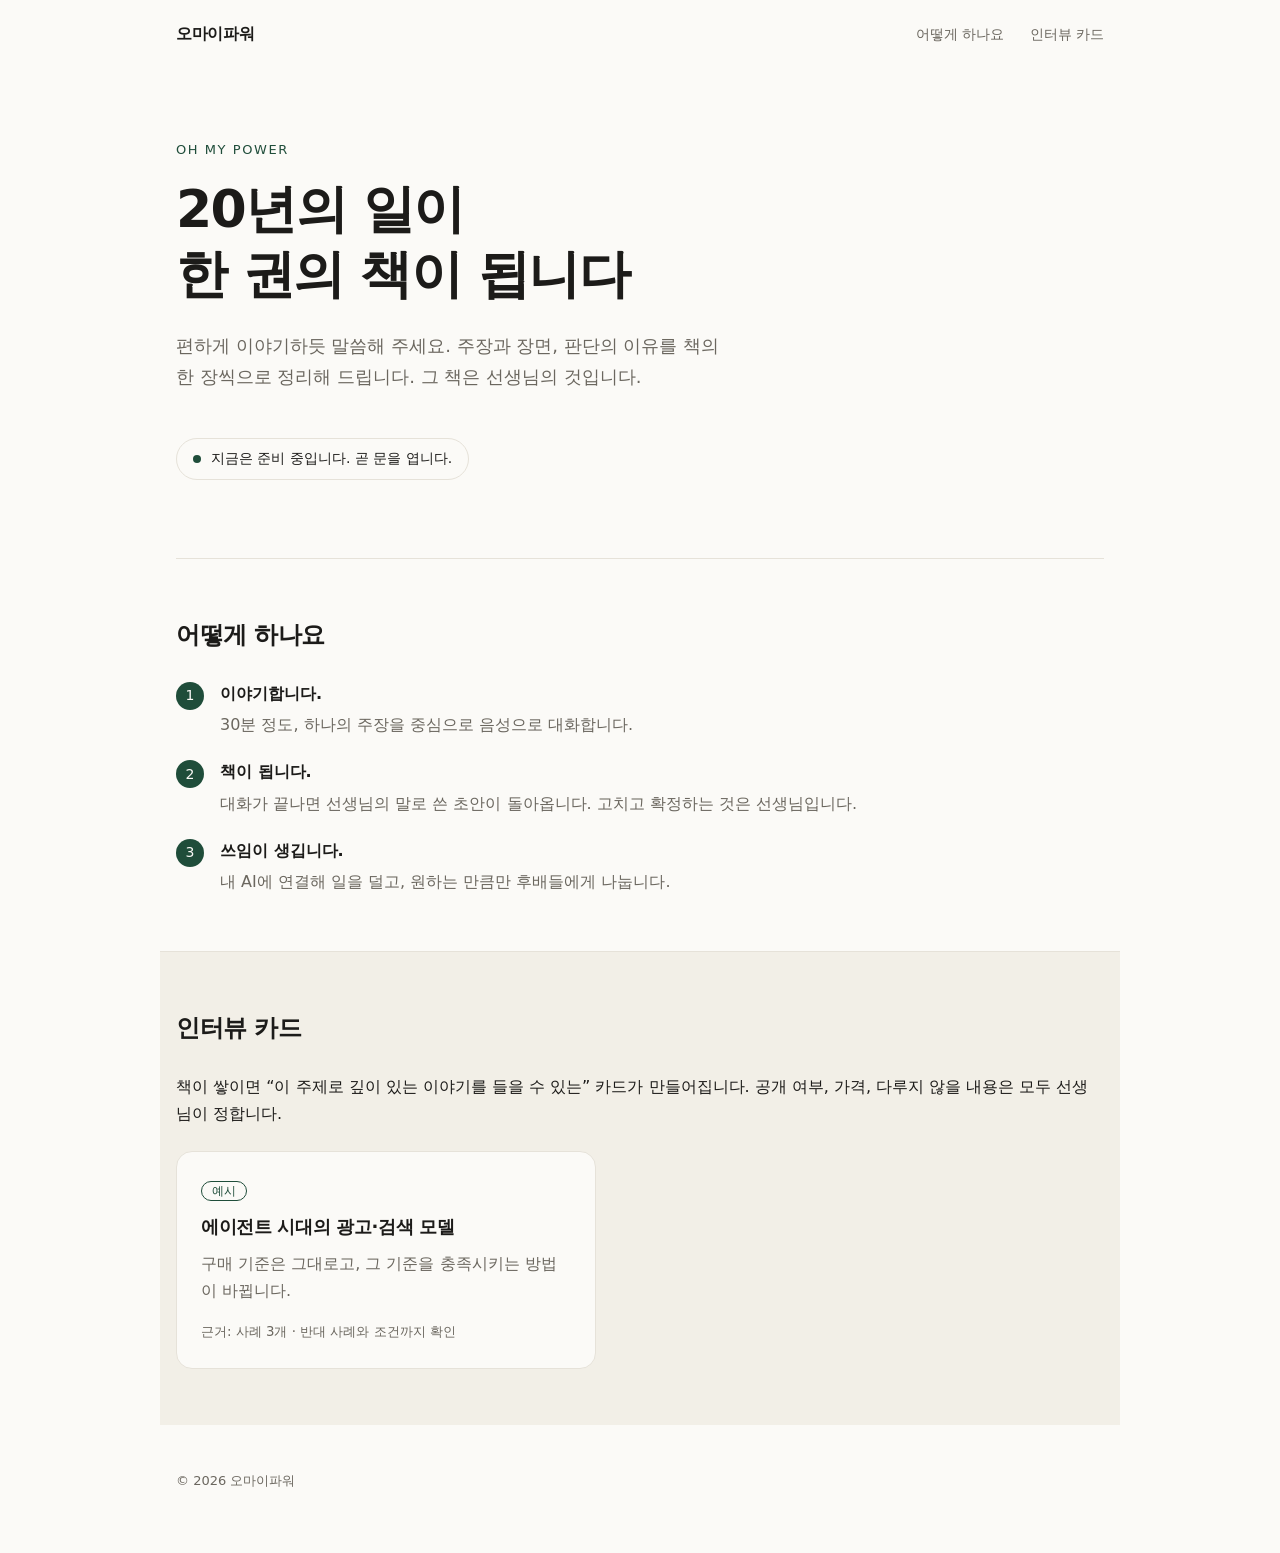
<file: index.html>
<!doctype html>
<html lang="ko">
<head>
  <meta charset="utf-8">
  <meta name="viewport" content="width=device-width, initial-scale=1">
  <title>오마이파워 — 베테랑의 일하는 방식을 한 권의 책으로</title>
  <meta name="description" content="20년 넘게 쌓은 일의 판단과 노하우를 인터뷰로 풀어내 나만의 책으로 남기고, 필요한 사람에게 연결합니다.">
  <meta property="og:title" content="오마이파워">
  <meta property="og:description" content="베테랑의 일하는 방식을 한 권의 책으로.">
  <meta property="og:type" content="website">
  <meta property="og:url" content="https://ohmypower.ai/">
  <link rel="stylesheet" href="assets/style.css">
</head>
<body>
  <header class="top">
    <a class="brand" href="/">오마이파워</a>
    <nav>
      <a href="#how">어떻게 하나요</a>
      <a href="#cards">인터뷰 카드</a>
    </nav>
  </header>

  <main>
    <section class="hero">
      <p class="eyebrow">Oh My Power</p>
      <h1>20년의 일이<br>한 권의 책이 됩니다</h1>
      <p class="lead">편하게 이야기하듯 말씀해 주세요. 주장과 장면, 판단의 이유를 책의 한 장씩으로 정리해 드립니다. 그 책은 선생님의 것입니다.</p>
      <p class="status"><span class="dot"></span>지금은 준비 중입니다. 곧 문을 엽니다.</p>
    </section>

    <section id="how" class="block">
      <h2>어떻게 하나요</h2>
      <ol class="steps">
        <li><b>이야기합니다.</b><span>30분 정도, 하나의 주장을 중심으로 음성으로 대화합니다.</span></li>
        <li><b>책이 됩니다.</b><span>대화가 끝나면 선생님의 말로 쓴 초안이 돌아옵니다. 고치고 확정하는 것은 선생님입니다.</span></li>
        <li><b>쓰임이 생깁니다.</b><span>내 AI에 연결해 일을 덜고, 원하는 만큼만 후배들에게 나눕니다.</span></li>
      </ol>
    </section>

    <section id="cards" class="block alt">
      <h2>인터뷰 카드</h2>
      <p>책이 쌓이면 “이 주제로 깊이 있는 이야기를 들을 수 있는” 카드가 만들어집니다. 공개 여부, 가격, 다루지 않을 내용은 모두 선생님이 정합니다.</p>
      <div class="card-sample" aria-label="인터뷰 카드 예시">
        <span class="tag">예시</span>
        <h3>에이전트 시대의 광고·검색 모델</h3>
        <p>구매 기준은 그대로고, 그 기준을 충족시키는 방법이 바뀝니다.</p>
        <small>근거: 사례 3개 · 반대 사례와 조건까지 확인</small>
      </div>
    </section>
  </main>

  <footer>
    <p>© 2026 오마이파워</p>
  </footer>
</body>
</html>
</file>
<file: assets/style.css>
:root {
  --bg: #fbfaf7;
  --fg: #1c1b19;
  --muted: #6b675f;
  --line: #e6e2d9;
  --accent: #1f4d3a;
  --alt: #f2efe7;
}
@media (prefers-color-scheme: dark) {
  :root { --bg: #151513; --fg: #f1efe9; --muted: #a6a197; --line: #2c2a26; --accent: #7fc4a2; --alt: #1d1c19; }
}
* { box-sizing: border-box; }
html { scroll-behavior: smooth; }
body {
  margin: 0; background: var(--bg); color: var(--fg);
  font-family: -apple-system, BlinkMacSystemFont, "Apple SD Gothic Neo", "Pretendard", "Noto Sans KR", system-ui, sans-serif;
  line-height: 1.7; -webkit-font-smoothing: antialiased;
}
.top {
  display: flex; justify-content: space-between; align-items: center;
  max-width: 960px; margin: 0 auto; padding: 20px 16px;
}
.brand { font-weight: 700; color: var(--fg); text-decoration: none; letter-spacing: -0.02em; }
nav a { color: var(--muted); text-decoration: none; margin-left: 20px; font-size: 14px; }
nav a:hover { color: var(--fg); }
main { max-width: 960px; margin: 0 auto; padding: 0 16px; }
.hero { padding: 72px 0 64px; }
.eyebrow { color: var(--accent); font-size: 13px; letter-spacing: 0.12em; text-transform: uppercase; margin: 0 0 16px; }
h1 { font-size: clamp(32px, 6vw, 52px); line-height: 1.25; letter-spacing: -0.03em; margin: 0 0 24px; }
.lead { font-size: 18px; color: var(--muted); max-width: 560px; margin: 0 0 32px; }
.status { display: inline-flex; align-items: center; gap: 10px; font-size: 14px; border: 1px solid var(--line); border-radius: 999px; padding: 8px 16px; }
.dot { width: 8px; height: 8px; border-radius: 50%; background: var(--accent); }
.block { padding: 56px 0; border-top: 1px solid var(--line); }
.block.alt { background: var(--alt); margin: 0 -16px; padding: 56px 16px; }
h2 { font-size: 24px; letter-spacing: -0.02em; margin: 0 0 24px; }
.steps { list-style: none; counter-reset: s; padding: 0; margin: 0; display: grid; gap: 20px; }
.steps li { counter-increment: s; display: grid; gap: 4px; padding-left: 44px; position: relative; }
.steps li::before {
  content: counter(s); position: absolute; left: 0; top: 2px; width: 28px; height: 28px;
  border-radius: 50%; background: var(--accent); color: var(--bg); font-size: 14px;
  display: flex; align-items: center; justify-content: center;
}
.steps span { color: var(--muted); }
.card-sample {
  margin-top: 24px; max-width: 420px; background: var(--bg); border: 1px solid var(--line);
  border-radius: 16px; padding: 24px;
}
.card-sample h3 { margin: 8px 0; font-size: 18px; letter-spacing: -0.02em; }
.card-sample p { margin: 0 0 12px; color: var(--muted); }
.card-sample small { color: var(--muted); }
.tag { font-size: 12px; color: var(--accent); border: 1px solid var(--accent); border-radius: 999px; padding: 2px 10px; }
footer { max-width: 960px; margin: 0 auto; padding: 32px 16px 48px; color: var(--muted); font-size: 13px; }
</file>
